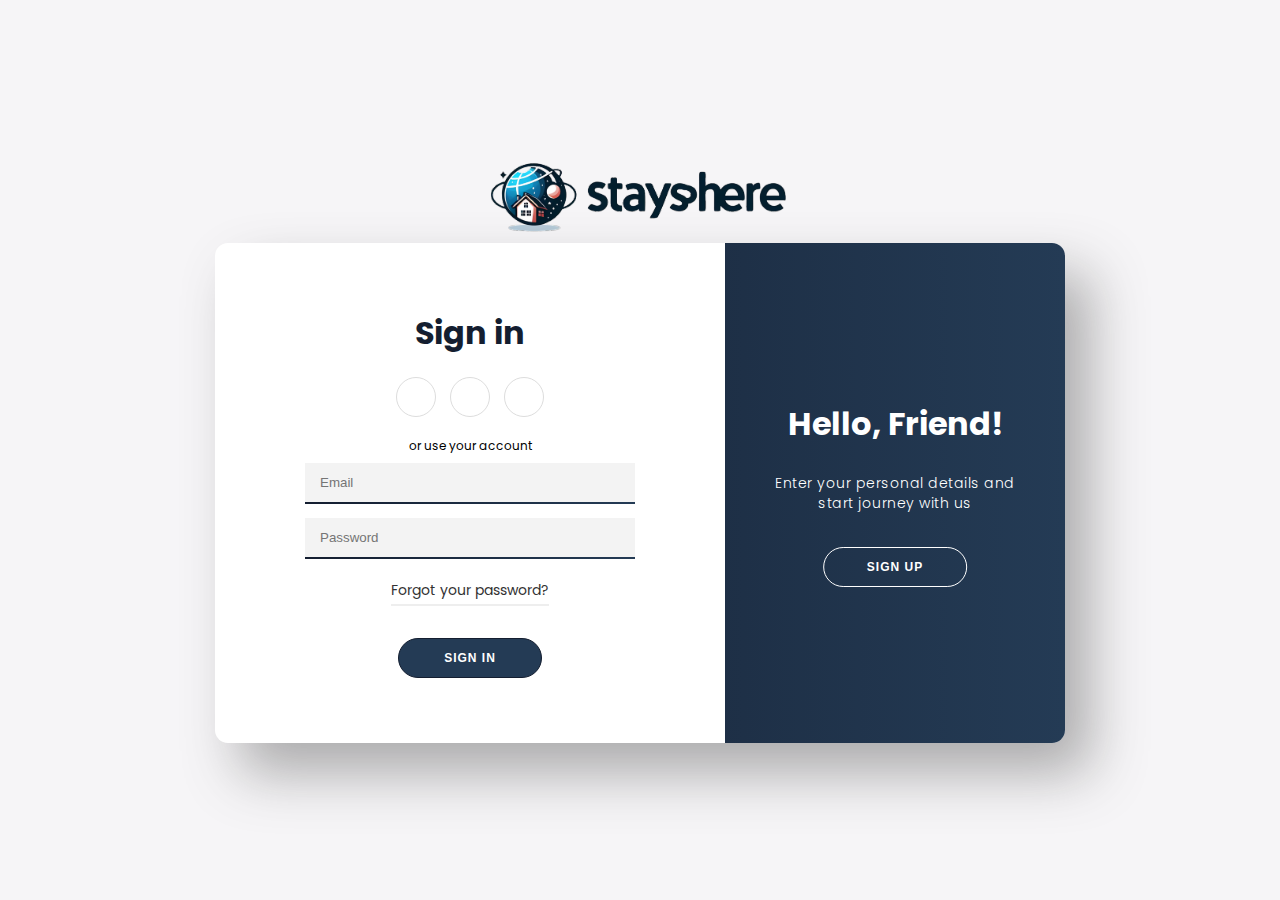
<file: client/Sign.html>
<!DOCTYPE html>
<html lang="en">
<head>
    <meta charset="UTF-8">
    <meta http-equiv="X-UA-Compatible" content="IE=edge">
    <meta name="viewport" content="width=device-width, initial-scale=1.0">
    <link rel="icon" 
          type="image/svg+xml" 
          href="./assets/titleImage.svg">
    <title>StaySphere Hostels</title>
     <!-- font awesome icons -->
     <link rel="stylesheet" href="https://cdnjs.cloudflare.com/ajax/libs/font-awesome/6.1.1/css/all.min.css" integrity="sha512-KfkfwYDsLkIlwQp6LFnl8zNdLGxu9YAA1QvwINks4PhcElQSvqcyVLLD9aMhXd13uQjoXtEKNosOWaZqXgel0g==" crossorigin="anonymous" referrerpolicy="no-referrer" />
    <!-- css stylesheet -->
    <link rel="stylesheet" href="SignIn.css">
</head>
<body>
    <div class="icon">
        <img src="staysphere Logo.svg" alt="staysphere logo">
    </div>

    <div class="container" id="container">
        <div class="form-container sign-up-container">
            <form action="#">
                <h1>Create Account</h1>
                <div class="social-container">
                    <a href="#" class="social"><i class="fab fa-facebook-f"></i></a>
                    <a href="#" class="social"><i class="fab fa-google-plus-g"></i></a>
                    <a href="#" class="social"><i class="fab fa-linkedin-in"></i></a>
                </div>
                <span>or use your email for registration</span>
                <div class="infield">
                    <input type="text" placeholder="Name" />
                    <label></label>
                </div>
                <div class="infield">
                    <input type="email" placeholder="Email" name="email"/>
                    <label></label>
                </div>
                <div class="infield">
                    <input type="password" placeholder="Password" />
                    <label></label>
                </div>
                <button>Sign Up</button>
            </form>
        </div>
        <div class="form-container sign-in-container">
            <form action="#">
                <h1>Sign in</h1>
                <div class="social-container">
                    <a href="#" class="social"><i class="fab fa-facebook-f"></i></a>
                    <a href="#" class="social"><i class="fab fa-google-plus-g"></i></a>
                    <a href="#" class="social"><i class="fab fa-linkedin-in"></i></a>
                </div>
                <span>or use your account</span>
                <div class="infield">
                    <input type="email" placeholder="Email" name="email"/>
                    <label></label>
                </div>
                <div class="infield">
                    <input type="password" placeholder="Password" />
                    <label></label>
                </div>
                <a href="#" class="forgot">Forgot your password?</a>
                <button>Sign In</button>
            </form>
        </div>
        <div class="overlay-container" id="overlayCon">
            <div class="overlay">
                <div class="overlay-panel overlay-left">
                    <h1>Welcome Back!</h1>
                    <p>To keep connected with us please login with your personal info</p>
                    <button>Sign In</button>
                </div>
                <div class="overlay-panel overlay-right">
                    <h1>Hello, Friend!</h1>
                    <p>Enter your personal details and start journey with us</p>
                    <button>Sign Up</button>
                </div>
            </div>
            <button id="overlayBtn"></button>
        </div>
    </div>

<script>
    document.addEventListener('DOMContentLoaded', function () {
        function setDummySignUpData() {
            const signUpForm = document.querySelector('.form-container.sign-up-container form');
            signUpForm.querySelector('input[type="text"]').value = '';
            signUpForm.querySelector('input[type="email"]').value = '';
            signUpForm.querySelector('input[type="password"]').value = '';
        }

        function setDummySignInData() {
            const signInForm = document.querySelector('.form-container.sign-in-container form');
            signInForm.querySelector('input[type="email"]').value = '';
            signInForm.querySelector('input[type="password"]').value = '';
        }

        setDummySignUpData();
        setDummySignInData();
    });

    const container = document.getElementById('container');
    const overlayBtn = document.getElementById('overlayBtn');

    
    function handleSignIn(event) {
        event.preventDefault();
        const emailInput = document.querySelector('.form-container.sign-in-container input[name="email"]').value;

        const isAdmin = emailInput === 'sanatkulkarni100@gmail.com';

        if (isAdmin) {
            window.location.href = 'hostel.html';
        } else {
            window.location.href = 'index.html';
        }
    }

    function handleSignUp(event) {
        event.preventDefault();
        container.classList.toggle('right-panel-active');
    }

    overlayBtn.addEventListener('click', () => {
        container.classList.toggle('right-panel-active');

        overlayBtn.classList.remove('btnScaled');
        window.requestAnimationFrame(() => {
            overlayBtn.classList.add('btnScaled');
        })
    });

    const signInForm = document.querySelector('.form-container.sign-in-container form');
    signInForm.addEventListener('submit', (event) => {
        handleSignIn(event);
    });

    const signUpForm = document.querySelector('.form-container.sign-up-container form');
    signUpForm.addEventListener('submit', (event) => {
        handleSignUp(event);
    });
</script>
</body>
</html>
</file>
<file: client/SignIn.css>
@import url('https://fonts.googleapis.com/css2?family=Poppins:wght@100;200;300;400;500;600;700;800;900&display=swap');

* {
    padding: 0px;
    margin: 0px;
    box-sizing: border-box;
}

:root {
    --linear-grad: linear-gradient(to right, #141E30, #243B55);
    --grad-clr1: #141E30;
    --grad-clr2: #243B55;
}

body {
    height: 100vh;
    background: #f6f5f7;
    display: grid;
    place-content: center;
    font-family: 'Poppins', sans-serif;
}

.icon{
    display: flex;
    align-items: center;
    justify-content: center;
}

.container{
    position: relative;
    width: 850px;
    height: 500px;
    background-color:white;
    box-shadow: 25px 30px 55px #5557;
    border-radius:13px;
    overflow:hidden;
}

.form-container{
    position: absolute;
    width:60%;
    height:100%;
    padding: 0px 40px;
    transition: all 0.6 ease-in-out;
}

.sign-up-container{
    opacity: 0;
    z-index:1;
}

.sign-in-container{
    z-index:2;
}

form{
    height:100%;
    display:flex;
    flex-direction:column;
    align-items: center;
    justify-content: center;
    padding: 0px 50px;
}

h1{
    color: var(--grad-clr1);
}

.social-container{
    margin: 20px 0px;
}
.social-container a{
    border: 1px solid #DDD;
    border-radius: 50%;
    display: inline-flex;
    justify-content: center;
    align-items: center;
    margin: 0px 5px;
    height: 40px;
    width: 40px;
}
span{
    font-size:12px;
}

.infield{
    position:relative;
    margin: 8px 0px;
    width: 100%;
}

input{
    width:100%;
    padding: 12px 15px;
    background-color: #f3f3f3;
    border:none;
    outline:none;
}

label{
    position: absolute;
    left: 50%;
    top: 100%;
    transform: translateX(-50%);
    width:100%;
    height:2px;
    background:var(--linear-grad);
    transition:0.3s;
}

input:focus ~ label{
    width: 100%;
}

a{
    color:#333;
    font-size:14px;
    text-decoration: none;
    margin: 15px 0px;
}

a.forgot{
    padding-bottom: 3px;
    border-bottom: 2px solid #EEE;
}

button{
    border-radius: 20px;
    border: 1px solid var(--grad-clr1);
    background: var(--grad-clr2);
    color:#FFF;
    font-size:12px;
    font-weight:bold;
    padding:12px 45px;
    letter-spacing:1px;
    text-transform:uppercase;
}
.form-container button{
    margin-top: 17px;
    transition: 80ms ease-in;
}
.form-container button:hover{
    background: #fff;
    color: var(--grad-clr1);  
}

.overlay-container{
    position:absolute;
    top: 0;
    left: 60%;
    width:40%;
    height:100%;
    overflow:hidden;
    transition: transform 0.6s ease-in-out;
    z-index:9;
}

#overlayBtn{
    cursor: pointer;
    position: absolute;
    left:50%;
    top:304px;
    transform:translateX(-50%);
    width: 143.67px;
    height:40px;
    border:1px solid #fff;
    background: transparent;
    border-radius: 20px;
}
.overlay{
    position:relative;
    background:var(--linear-grad);
    color:#FFF;
    left:-150%;
    height:100%;
    width:250%;
    transition:transform 0.6s ease-in-out;
}
.overlay-panel{
    position: absolute;
    display:flex;
    align-items: center;
    justify-content: center;
    flex-direction: column;
    padding:0px 40px;
    text-align: center;
    height: 100%;
    width:340px;
    transition: 0.6s ease-in-out ;

}
.overlay-left{
    right:60%;
    transform: translateX(-12%);
}
.overlay-right{
    right:0;
    transform: translateX(0%);
}

.overlay-panel h1{
    color:#FFF;
}

p{
    font-size: 14px;
    font-weight: 300;
    line-height: 20px;
    letter-spacing: 0.5px;
    margin:25px 0px 35px;
}

.overlay-panel button{
    border: none;
    background-color: transparent;
}

.right-panel-active .overlay-container{
    transform:translateX(-150%);
}

.right-panel-active .overlay{
    transform:translateX(50%);
}

.right-panel-active .overlay-left{
    transform:translateX(25%);
}

.right-panel-active .overlay-right{
    transform:translateX(35%);
}

.right-panel-active .sign-in-container{
    transform: translateX(20%);
    opacity:0;
}

.right-panel-active .sign-up-container{
    transform: translateX(66.7%);
    opacity:1;
    z-index:5;
    animation: show 0.6s;
}
@keyframes show {
    0%, 50%{
        opacity:0;
        z-index:1;
    }
    50.1%, 100%{
        opacity:1;
        z-index:5;
    }
}

.btnScaled{
    animation:scaleBtn 0.6s;
}
@keyframes scaleBtn {
    0%{
        width:143.67px;
    }
    50%{
        width:250px;
    }
    100%{
        width:143.67px;
    }
}
</file>
